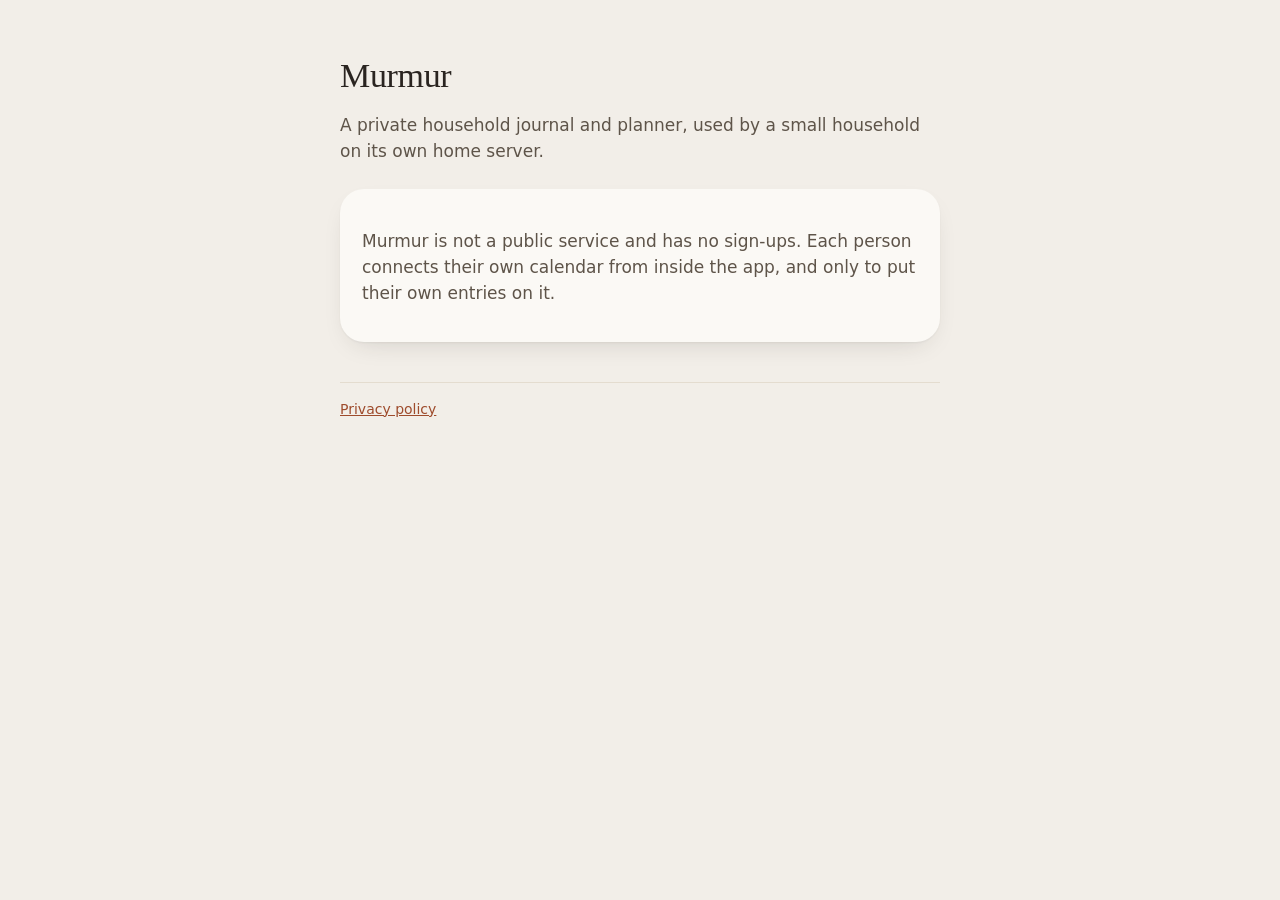
<file: index.html>
<!doctype html>
<html lang="en">
<head>
<meta charset="utf-8">
<meta name="viewport" content="width=device-width, initial-scale=1">
<title>Murmur</title>
<meta name="description" content="Murmur is a private household journal.">
<link rel="stylesheet" href="style.css">
</head>
<body>
<main>
  <h1>Murmur</h1>
  <p>A private household journal and planner, used by a small household on its own home server.</p>
  <div class="card">
    <p>Murmur is not a public service and has no sign-ups. Each person connects their own calendar from inside the app, and only to put their own entries on it.</p>
  </div>
  <footer><a href="privacy.html">Privacy policy</a></footer>
</main>
</body>
</html>
</file>
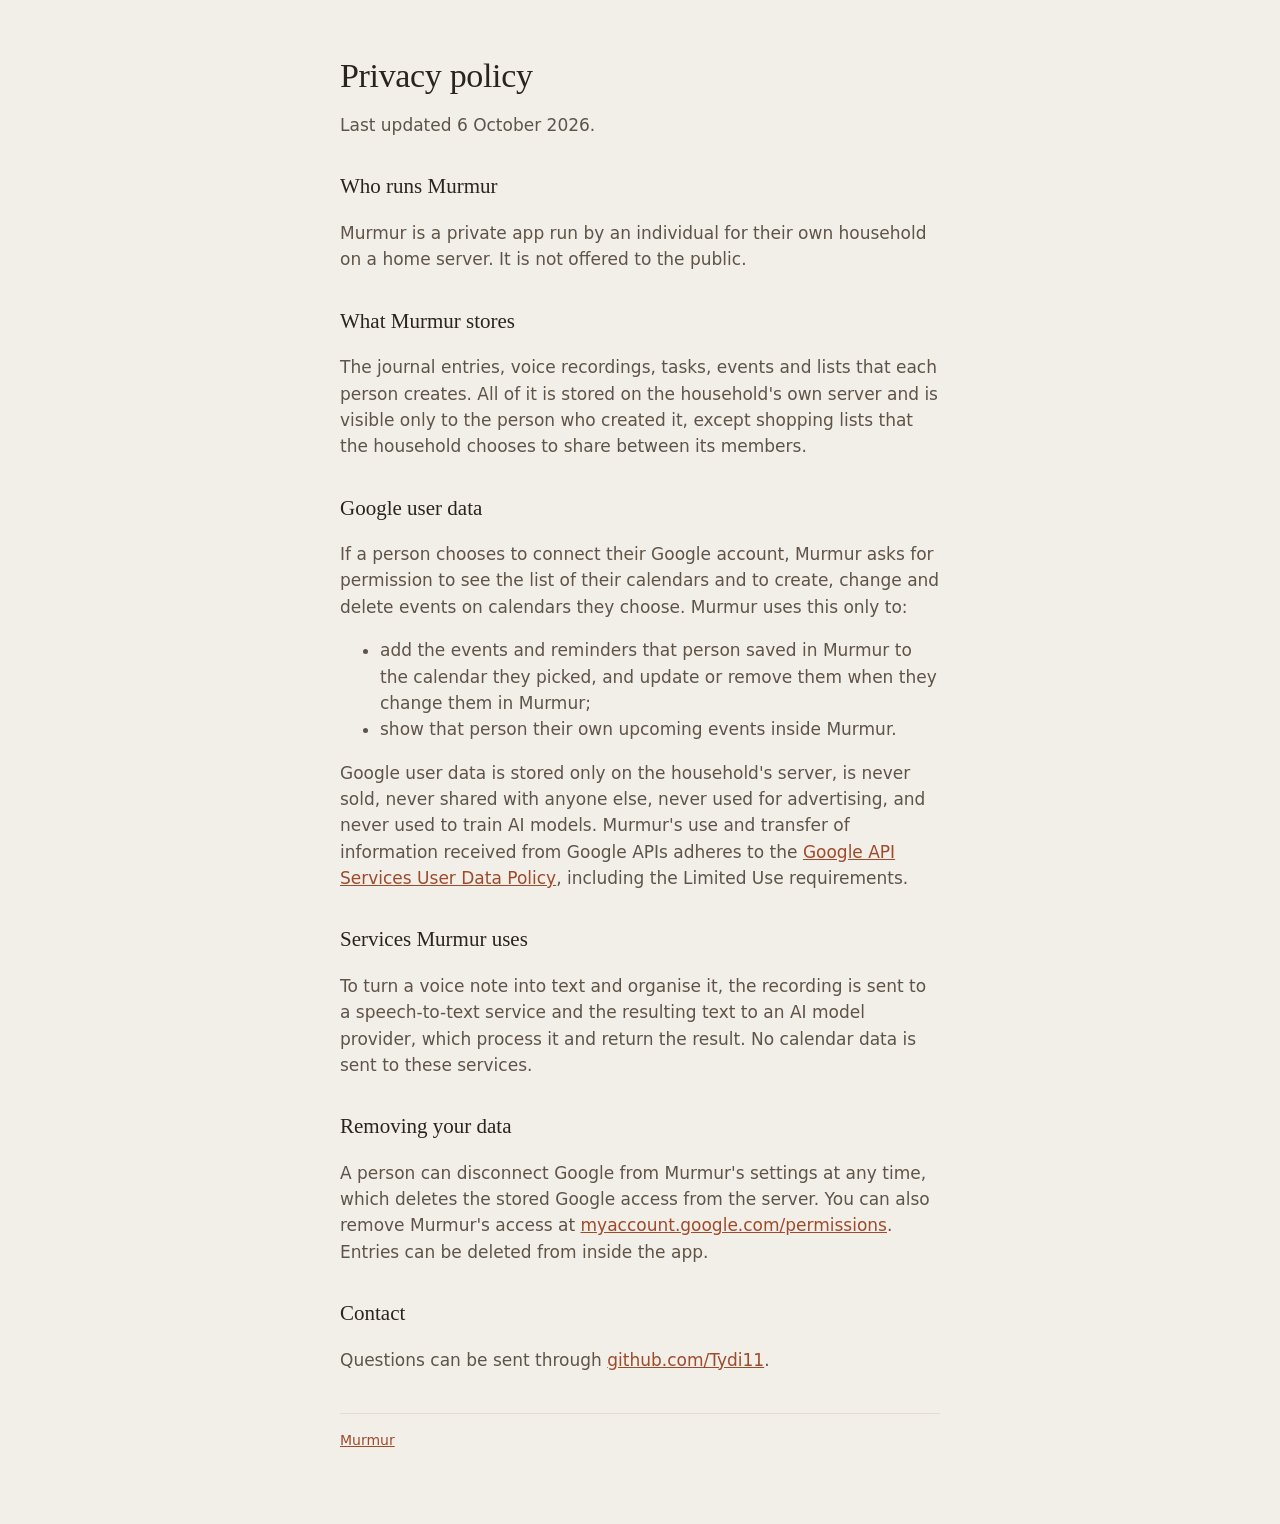
<file: privacy.html>
<!doctype html>
<html lang="en">
<head>
<meta charset="utf-8">
<meta name="viewport" content="width=device-width, initial-scale=1">
<title>Murmur privacy policy</title>
<link rel="stylesheet" href="style.css">
</head>
<body>
<main>
  <h1>Privacy policy</h1>
  <p>Last updated 6 October 2026.</p>

  <h2>Who runs Murmur</h2>
  <p>Murmur is a private app run by an individual for their own household on a home server. It is not offered to the public.</p>

  <h2>What Murmur stores</h2>
  <p>The journal entries, voice recordings, tasks, events and lists that each person creates. All of it is stored on the household's own server and is visible only to the person who created it, except shopping lists that the household chooses to share between its members.</p>

  <h2>Google user data</h2>
  <p>If a person chooses to connect their Google account, Murmur asks for permission to see the list of their calendars and to create, change and delete events on calendars they choose. Murmur uses this only to:</p>
  <ul>
    <li>add the events and reminders that person saved in Murmur to the calendar they picked, and update or remove them when they change them in Murmur;</li>
    <li>show that person their own upcoming events inside Murmur.</li>
  </ul>
  <p>Google user data is stored only on the household's server, is never sold, never shared with anyone else, never used for advertising, and never used to train AI models. Murmur's use and transfer of information received from Google APIs adheres to the <a href="https://developers.google.com/terms/api-services-user-data-policy">Google API Services User Data Policy</a>, including the Limited Use requirements.</p>

  <h2>Services Murmur uses</h2>
  <p>To turn a voice note into text and organise it, the recording is sent to a speech-to-text service and the resulting text to an AI model provider, which process it and return the result. No calendar data is sent to these services.</p>

  <h2>Removing your data</h2>
  <p>A person can disconnect Google from Murmur's settings at any time, which deletes the stored Google access from the server. You can also remove Murmur's access at <a href="https://myaccount.google.com/permissions">myaccount.google.com/permissions</a>. Entries can be deleted from inside the app.</p>

  <h2>Contact</h2>
  <p>Questions can be sent through <a href="https://github.com/Tydi11">github.com/Tydi11</a>.</p>

  <footer><a href="index.html">Murmur</a></footer>
</main>
</body>
</html>
</file>
<file: style.css>
:root { --paper:#f2eee8; --card:#fbf9f5; --ink:#2a2420; --ink2:#5e5449; --line:#e4dccf; --clay:#9e4b2c; }
* { box-sizing: border-box; }
body { margin:0; background:var(--paper); color:var(--ink); font:17px/1.55 -apple-system, "Segoe UI", system-ui, sans-serif; }
main { max-width: 640px; margin: 0 auto; padding: 56px 20px 72px; }
h1 { font-family: Georgia, "Iowan Old Style", serif; font-weight:500; font-size: 34px; line-height:1.15; margin:0 0 12px; letter-spacing:-0.01em; }
h2 { font-family: Georgia, "Iowan Old Style", serif; font-weight:500; font-size: 21px; margin: 32px 0 8px; }
p, li { color: var(--ink2); }
a { color: var(--clay); }
.card { background: var(--card); border-radius: 24px; padding: 22px 22px 18px; box-shadow: 0 1px 2px rgba(42,36,32,.05), 0 10px 28px -14px rgba(42,36,32,.22); margin-top: 24px; }
footer { margin-top: 40px; font-size: 14px; color: var(--ink2); border-top: 1px solid var(--line); padding-top: 16px; }
</file>
